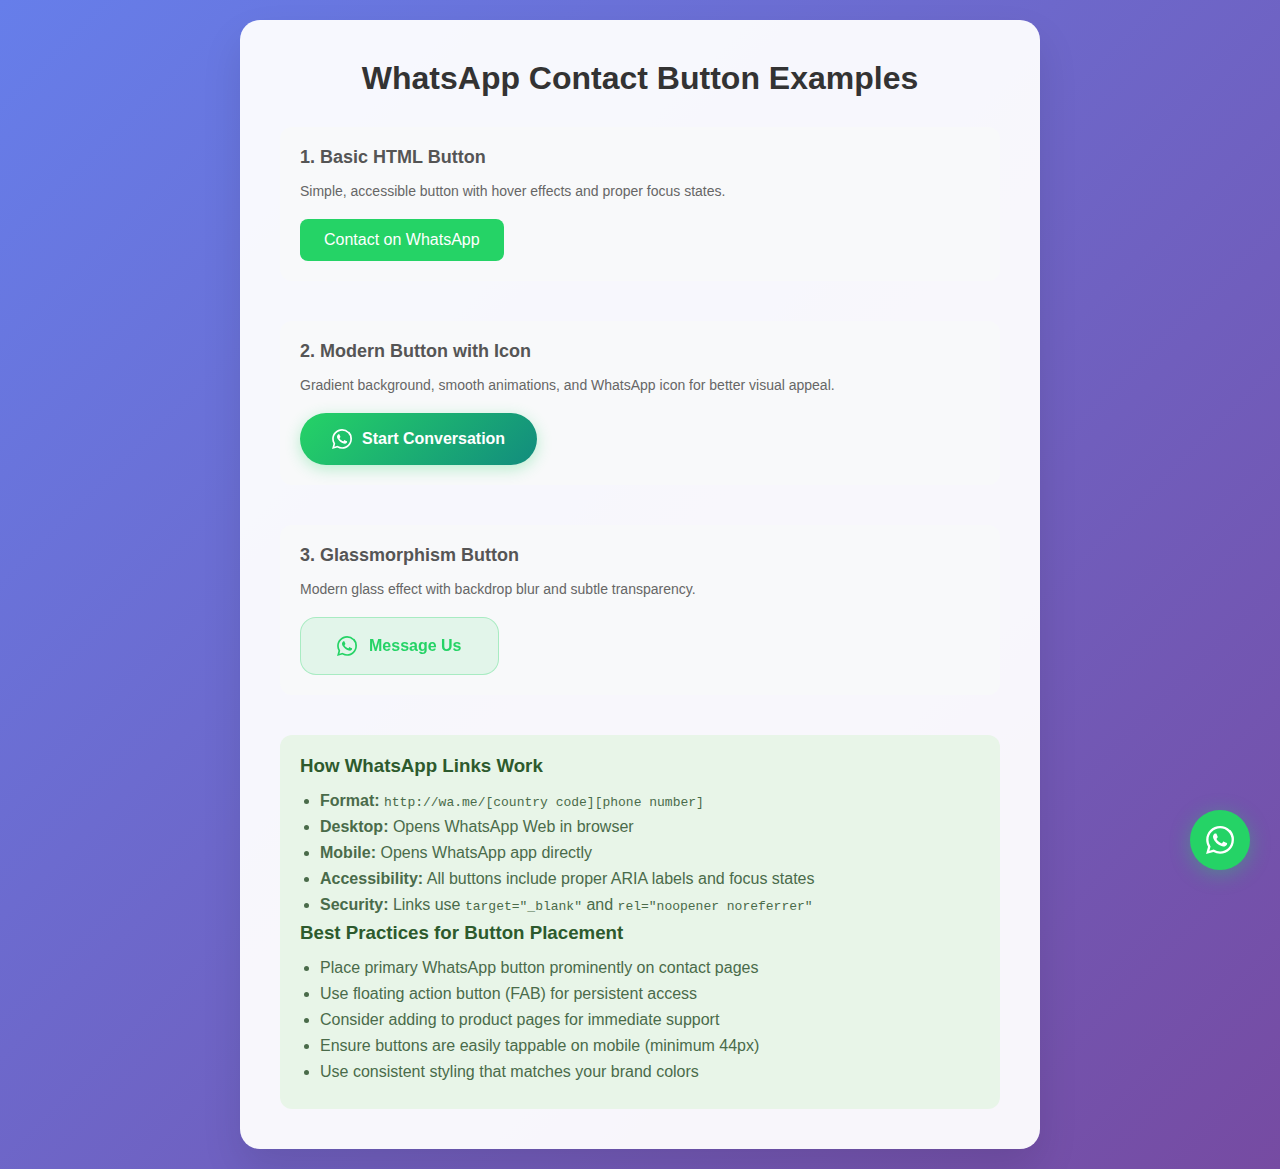
<file: whatsapp-buttons.html>
<!DOCTYPE html>
<html lang="en">
<head>
    <meta charset="UTF-8">
    <meta name="viewport" content="width=device-width, initial-scale=1.0">
    <title>WhatsApp Contact Buttons</title>
    <style>
        /* Reset and base styles */
        * {
            margin: 0;
            padding: 0;
            box-sizing: border-box;
        }

        body {
            font-family: -apple-system, BlinkMacSystemFont, 'Segoe UI', Roboto, sans-serif;
            background: linear-gradient(135deg, #667eea 0%, #764ba2 100%);
            min-height: 100vh;
            display: flex;
            flex-direction: column;
            align-items: center;
            justify-content: center;
            padding: 20px;
        }

        .container {
            max-width: 800px;
            width: 100%;
            background: rgba(255, 255, 255, 0.95);
            border-radius: 20px;
            padding: 40px;
            box-shadow: 0 20px 40px rgba(0, 0, 0, 0.1);
        }

        h1 {
            text-align: center;
            margin-bottom: 30px;
            color: #333;
            font-weight: 600;
        }

        .button-section {
            margin-bottom: 40px;
            padding: 20px;
            border-radius: 12px;
            background: #f8f9fa;
        }

        .button-section h2 {
            margin-bottom: 15px;
            color: #555;
            font-size: 18px;
        }

        .button-section p {
            margin-bottom: 20px;
            color: #666;
            font-size: 14px;
        }

        /* Button Style 1: Basic HTML Button */
        .basic-button {
            background-color: #25D366;
            color: white;
            border: none;
            padding: 12px 24px;
            font-size: 16px;
            border-radius: 8px;
            cursor: pointer;
            text-decoration: none;
            display: inline-block;
            font-family: inherit;
            font-weight: 500;
            transition: background-color 0.3s ease;
        }

        .basic-button:hover {
            background-color: #128C7E;
        }

        .basic-button:focus {
            outline: 2px solid #25D366;
            outline-offset: 2px;
        }

        /* Button Style 2: Modern Styled Button with Icon */
        .modern-button {
            background: linear-gradient(135deg, #25D366 0%, #128C7E 100%);
            color: white;
            border: none;
            padding: 16px 32px;
            font-size: 16px;
            border-radius: 50px;
            cursor: pointer;
            text-decoration: none;
            display: inline-flex;
            align-items: center;
            gap: 10px;
            font-family: inherit;
            font-weight: 600;
            box-shadow: 0 4px 15px rgba(37, 211, 102, 0.3);
            transition: all 0.3s cubic-bezier(0.4, 0, 0.2, 1);
            position: relative;
            overflow: hidden;
        }

        .modern-button::before {
            content: '';
            position: absolute;
            top: 0;
            left: -100%;
            width: 100%;
            height: 100%;
            background: linear-gradient(90deg, transparent, rgba(255, 255, 255, 0.2), transparent);
            transition: left 0.5s;
        }

        .modern-button:hover::before {
            left: 100%;
        }

        .modern-button:hover {
            transform: translateY(-2px);
            box-shadow: 0 8px 25px rgba(37, 211, 102, 0.4);
        }

        .modern-button:active {
            transform: translateY(0);
        }

        .modern-button:focus {
            outline: none;
            box-shadow: 0 0 0 3px rgba(37, 211, 102, 0.3);
        }

        /* WhatsApp Icon */
        .whatsapp-icon {
            width: 20px;
            height: 20px;
            fill: currentColor;
        }

        /* Button Style 3: Glassmorphism Design */
        .glass-button {
            background: rgba(37, 211, 102, 0.1);
            backdrop-filter: blur(10px);
            -webkit-backdrop-filter: blur(10px);
            border: 1px solid rgba(37, 211, 102, 0.3);
            color: #25D366;
            padding: 18px 36px;
            font-size: 16px;
            border-radius: 16px;
            cursor: pointer;
            text-decoration: none;
            display: inline-flex;
            align-items: center;
            gap: 12px;
            font-family: inherit;
            font-weight: 600;
            transition: all 0.3s ease;
            position: relative;
        }

        .glass-button:hover {
            background: rgba(37, 211, 102, 0.2);
            border-color: rgba(37, 211, 102, 0.5);
            transform: translateY(-1px);
            box-shadow: 0 10px 30px rgba(37, 211, 102, 0.2);
        }

        .glass-button:focus {
            outline: none;
            box-shadow: 0 0 0 3px rgba(37, 211, 102, 0.3);
        }

        /* Button Style 4: Floating Action Button */
        .fab-button {
            position: fixed;
            bottom: 30px;
            right: 30px;
            width: 60px;
            height: 60px;
            background: #25D366;
            border: none;
            border-radius: 50%;
            cursor: pointer;
            text-decoration: none;
            display: flex;
            align-items: center;
            justify-content: center;
            box-shadow: 0 4px 20px rgba(37, 211, 102, 0.4);
            transition: all 0.3s cubic-bezier(0.4, 0, 0.2, 1);
            z-index: 1000;
        }

        .fab-button:hover {
            transform: scale(1.1);
            box-shadow: 0 6px 25px rgba(37, 211, 102, 0.5);
        }

        .fab-button:focus {
            outline: none;
            box-shadow: 0 0 0 3px rgba(37, 211, 102, 0.3);
        }

        .fab-button .whatsapp-icon {
            width: 28px;
            height: 28px;
            fill: white;
        }

        /* Responsive Design */
        @media (max-width: 768px) {
            .container {
                padding: 20px;
                margin: 10px;
            }

            .modern-button,
            .glass-button {
                padding: 14px 28px;
                font-size: 15px;
            }

            .fab-button {
                bottom: 20px;
                right: 20px;
                width: 56px;
                height: 56px;
            }

            .fab-button .whatsapp-icon {
                width: 24px;
                height: 24px;
            }
        }

        /* Pulse animation for FAB */
        @keyframes pulse {
            0% {
                box-shadow: 0 0 0 0 rgba(37, 211, 102, 0.7);
            }
            70% {
                box-shadow: 0 0 0 10px rgba(37, 211, 102, 0);
            }
            100% {
                box-shadow: 0 0 0 0 rgba(37, 211, 102, 0);
            }
        }

        .fab-button.pulse {
            animation: pulse 2s infinite;
        }

        /* Info section styling */
        .info-section {
            background: #e8f5e8;
            padding: 20px;
            border-radius: 12px;
            margin-top: 30px;
        }

        .info-section h3 {
            color: #2d5a2d;
            margin-bottom: 15px;
        }

        .info-section ul {
            color: #4a6b4a;
            padding-left: 20px;
        }

        .info-section li {
            margin-bottom: 8px;
        }
    </style>
</head>
<body>
    <div class="container">
        <h1>WhatsApp Contact Button Examples</h1>

        <!-- Button Style 1: Basic HTML Button -->
        <div class="button-section">
            <h2>1. Basic HTML Button</h2>
            <p>Simple, accessible button with hover effects and proper focus states.</p>
            <a href="http://wa.me/27727089348" 
               target="_blank" 
               rel="noopener noreferrer"
               class="basic-button"
               role="button"
               aria-label="Contact us on WhatsApp">
                Contact on WhatsApp
            </a>
        </div>

        <!-- Button Style 2: Modern Styled Button -->
        <div class="button-section">
            <h2>2. Modern Button with Icon</h2>
            <p>Gradient background, smooth animations, and WhatsApp icon for better visual appeal.</p>
            <a href="http://wa.me/27727089348" 
               target="_blank" 
               rel="noopener noreferrer"
               class="modern-button"
               role="button"
               aria-label="Start WhatsApp conversation">
                <svg class="whatsapp-icon" viewBox="0 0 24 24">
                    <path d="M17.472 14.382c-.297-.149-1.758-.867-2.03-.967-.273-.099-.471-.148-.67.15-.197.297-.767.966-.94 1.164-.173.199-.347.223-.644.075-.297-.15-1.255-.463-2.39-1.475-.883-.788-1.48-1.761-1.653-2.059-.173-.297-.018-.458.13-.606.134-.133.298-.347.446-.52.149-.174.198-.298.298-.497.099-.198.05-.371-.025-.52-.075-.149-.669-1.612-.916-2.207-.242-.579-.487-.5-.669-.51-.173-.008-.371-.01-.57-.01-.198 0-.52.074-.792.372-.272.297-1.04 1.016-1.04 2.479 0 1.462 1.065 2.875 1.213 3.074.149.198 2.096 3.2 5.077 4.487.709.306 1.262.489 1.694.625.712.227 1.36.195 1.871.118.571-.085 1.758-.719 2.006-1.413.248-.694.248-1.289.173-1.413-.074-.124-.272-.198-.57-.347m-5.421 7.403h-.004a9.87 9.87 0 01-5.031-1.378l-.361-.214-3.741.982.998-3.648-.235-.374a9.86 9.86 0 01-1.51-5.26c.001-5.45 4.436-9.884 9.888-9.884 2.64 0 5.122 1.03 6.988 2.898a9.825 9.825 0 012.893 6.994c-.003 5.45-4.437 9.884-9.885 9.884m8.413-18.297A11.815 11.815 0 0012.05 0C5.495 0 .16 5.335.157 11.892c0 2.096.547 4.142 1.588 5.945L.057 24l6.305-1.654a11.882 11.882 0 005.683 1.448h.005c6.554 0 11.89-5.335 11.893-11.893A11.821 11.821 0 0020.893 3.386"/>
                </svg>
                Start Conversation
            </a>
        </div>

        <!-- Button Style 3: Glassmorphism Design -->
        <div class="button-section">
            <h2>3. Glassmorphism Button</h2>
            <p>Modern glass effect with backdrop blur and subtle transparency.</p>
            <a href="http://wa.me/27727089348" 
               target="_blank" 
               rel="noopener noreferrer"
               class="glass-button"
               role="button"
               aria-label="Message us on WhatsApp">
                <svg class="whatsapp-icon" viewBox="0 0 24 24">
                    <path d="M17.472 14.382c-.297-.149-1.758-.867-2.03-.967-.273-.099-.471-.148-.67.15-.197.297-.767.966-.94 1.164-.173.199-.347.223-.644.075-.297-.15-1.255-.463-2.39-1.475-.883-.788-1.48-1.761-1.653-2.059-.173-.297-.018-.458.13-.606.134-.133.298-.347.446-.52.149-.174.198-.298.298-.497.099-.198.05-.371-.025-.52-.075-.149-.669-1.612-.916-2.207-.242-.579-.487-.5-.669-.51-.173-.008-.371-.01-.57-.01-.198 0-.52.074-.792.372-.272.297-1.04 1.016-1.04 2.479 0 1.462 1.065 2.875 1.213 3.074.149.198 2.096 3.2 5.077 4.487.709.306 1.262.489 1.694.625.712.227 1.36.195 1.871.118.571-.085 1.758-.719 2.006-1.413.248-.694.248-1.289.173-1.413-.074-.124-.272-.198-.57-.347m-5.421 7.403h-.004a9.87 9.87 0 01-5.031-1.378l-.361-.214-3.741.982.998-3.648-.235-.374a9.86 9.86 0 01-1.51-5.26c.001-5.45 4.436-9.884 9.888-9.884 2.64 0 5.122 1.03 6.988 2.898a9.825 9.825 0 012.893 6.994c-.003 5.45-4.437 9.884-9.885 9.884m8.413-18.297A11.815 11.815 0 0012.05 0C5.495 0 .16 5.335.157 11.892c0 2.096.547 4.142 1.588 5.945L.057 24l6.305-1.654a11.882 11.882 0 005.683 1.448h.005c6.554 0 11.89-5.335 11.893-11.893A11.821 11.821 0 0020.893 3.386"/>
                </svg>
                Message Us
            </a>
        </div>

        <!-- Information Section -->
        <div class="info-section">
            <h3>How WhatsApp Links Work</h3>
            <ul>
                <li><strong>Format:</strong> <code>http://wa.me/[country code][phone number]</code></li>
                <li><strong>Desktop:</strong> Opens WhatsApp Web in browser</li>
                <li><strong>Mobile:</strong> Opens WhatsApp app directly</li>
                <li><strong>Accessibility:</strong> All buttons include proper ARIA labels and focus states</li>
                <li><strong>Security:</strong> Links use <code>target="_blank"</code> and <code>rel="noopener noreferrer"</code></li>
            </ul>

            <h3>Best Practices for Button Placement</h3>
            <ul>
                <li>Place primary WhatsApp button prominently on contact pages</li>
                <li>Use floating action button (FAB) for persistent access</li>
                <li>Consider adding to product pages for immediate support</li>
                <li>Ensure buttons are easily tappable on mobile (minimum 44px)</li>
                <li>Use consistent styling that matches your brand colors</li>
            </ul>
        </div>
    </div>

    <!-- Floating Action Button (FAB) -->
    <a href="http://wa.me/27727089348" 
       target="_blank" 
       rel="noopener noreferrer"
       class="fab-button pulse"
       role="button"
       aria-label="Quick WhatsApp contact"
       title="Contact us on WhatsApp">
        <svg class="whatsapp-icon" viewBox="0 0 24 24">
            <path d="M17.472 14.382c-.297-.149-1.758-.867-2.03-.967-.273-.099-.471-.148-.67.15-.197.297-.767.966-.94 1.164-.173.199-.347.223-.644.075-.297-.15-1.255-.463-2.39-1.475-.883-.788-1.48-1.761-1.653-2.059-.173-.297-.018-.458.13-.606.134-.133.298-.347.446-.52.149-.174.198-.298.298-.497.099-.198.05-.371-.025-.52-.075-.149-.669-1.612-.916-2.207-.242-.579-.487-.5-.669-.51-.173-.008-.371-.01-.57-.01-.198 0-.52.074-.792.372-.272.297-1.04 1.016-1.04 2.479 0 1.462 1.065 2.875 1.213 3.074.149.198 2.096 3.2 5.077 4.487.709.306 1.262.489 1.694.625.712.227 1.36.195 1.871.118.571-.085 1.758-.719 2.006-1.413.248-.694.248-1.289.173-1.413-.074-.124-.272-.198-.57-.347m-5.421 7.403h-.004a9.87 9.87 0 01-5.031-1.378l-.361-.214-3.741.982.998-3.648-.235-.374a9.86 9.86 0 01-1.51-5.26c.001-5.45 4.436-9.884 9.888-9.884 2.64 0 5.122 1.03 6.988 2.898a9.825 9.825 0 012.893 6.994c-.003 5.45-4.437 9.884-9.885 9.884m8.413-18.297A11.815 11.815 0 0012.05 0C5.495 0 .16 5.335.157 11.892c0 2.096.547 4.142 1.588 5.945L.057 24l6.305-1.654a11.882 11.882 0 005.683 1.448h.005c6.554 0 11.89-5.335 11.893-11.893A11.821 11.821 0 0020.893 3.386"/>
        </svg>
    </a>

    <script>
        // Optional: Add click tracking or additional functionality
        document.querySelectorAll('a[href*="wa.me"]').forEach(button => {
            button.addEventListener('click', function(e) {
                // Optional: Track button clicks for analytics
                console.log('WhatsApp button clicked:', this.textContent.trim());
                
                // Optional: Add custom pre-filled message
                // You can modify the href to include a message parameter
                // Example: http://wa.me/27727089348?text=Hello%20from%20your%20website
            });
        });

        // Add pulse animation to FAB after page load
        window.addEventListener('load', function() {
            setTimeout(() => {
                document.querySelector('.fab-button').classList.add('pulse');
            }, 2000);
        });
    </script>
</body>
</html>
</file>
